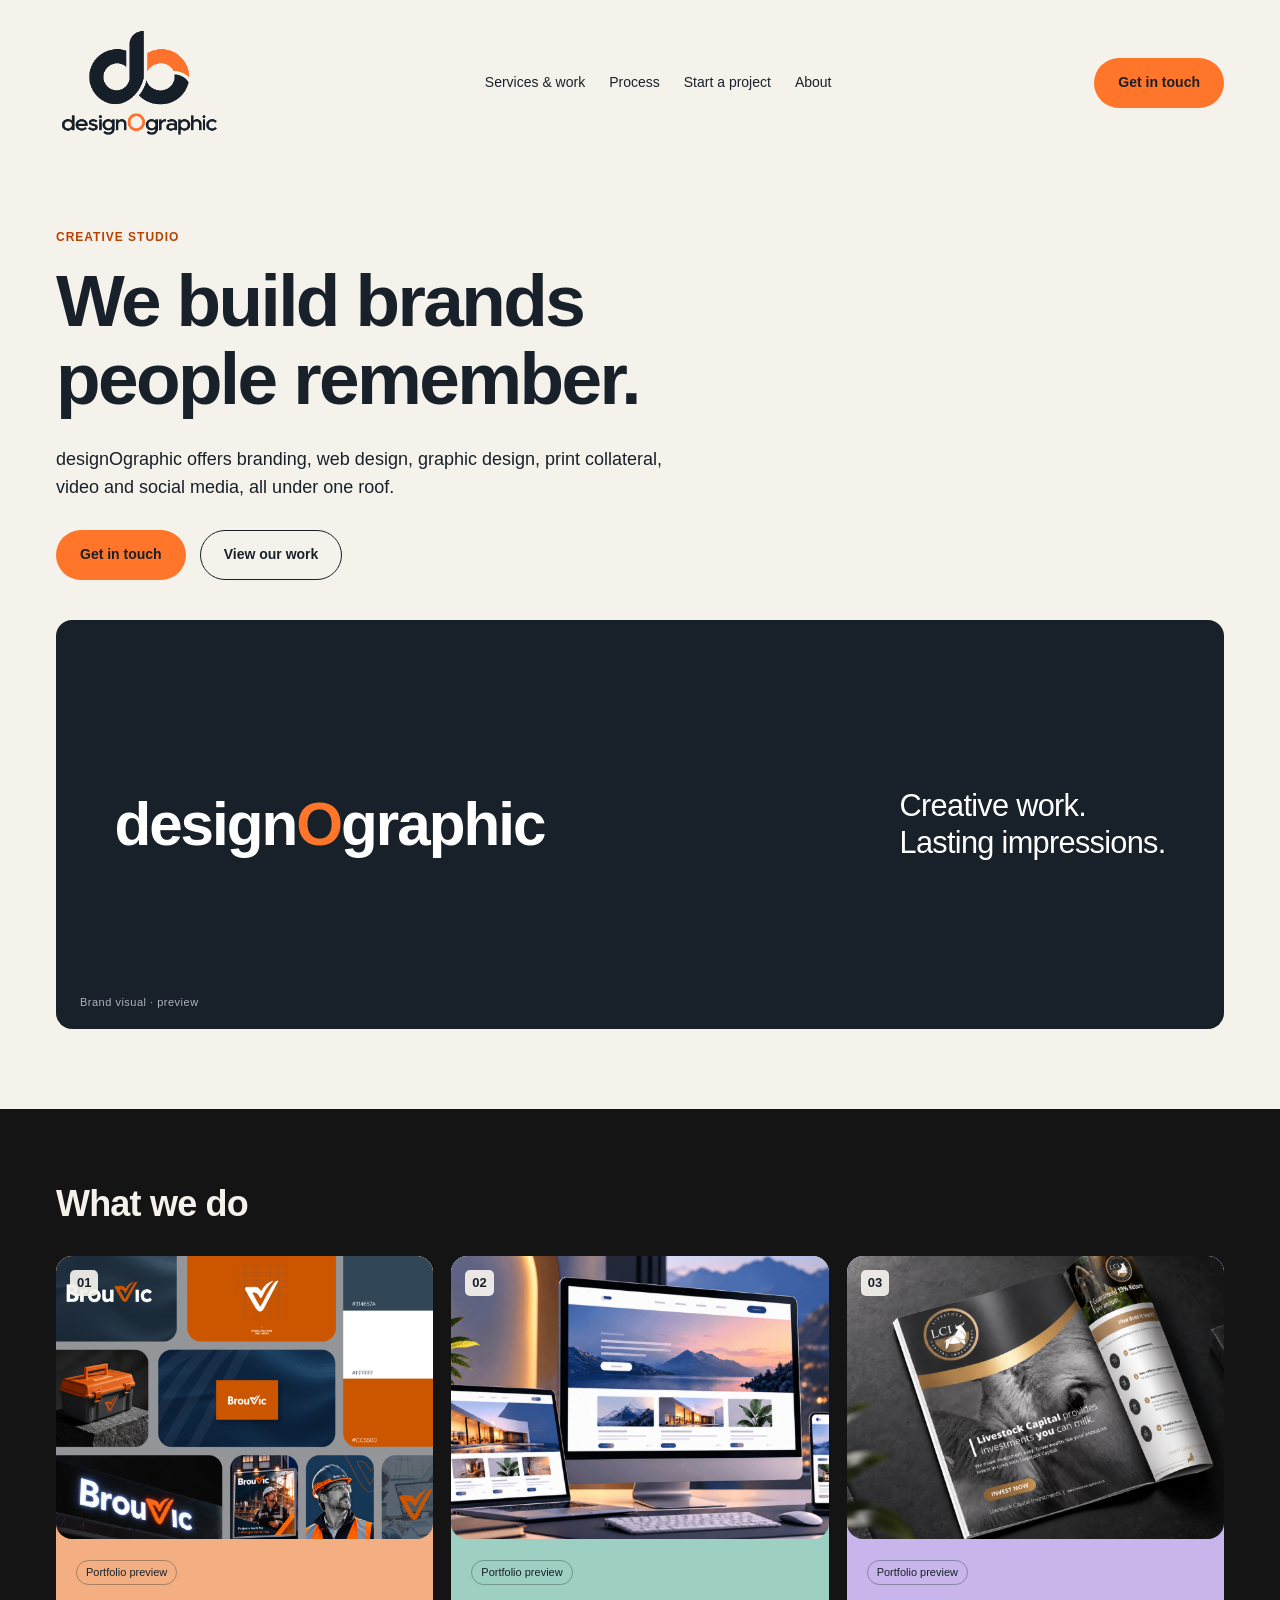
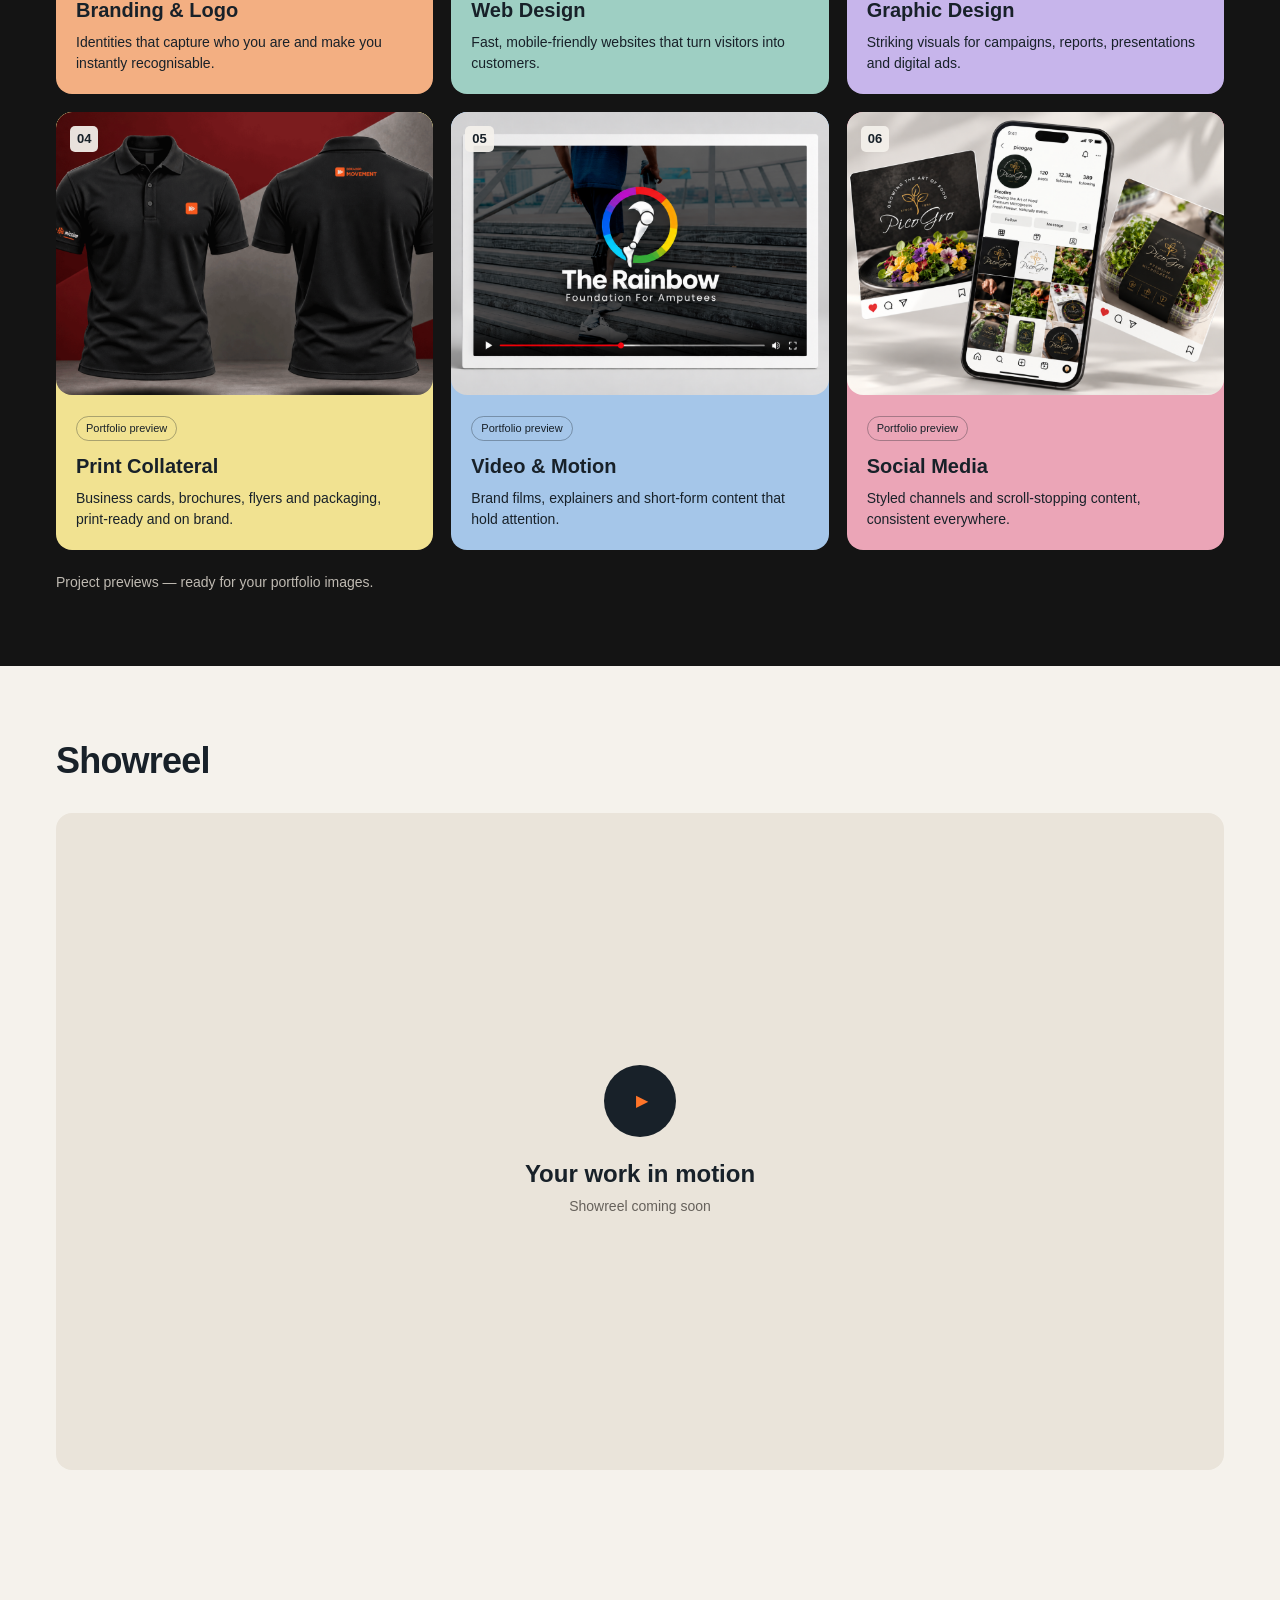
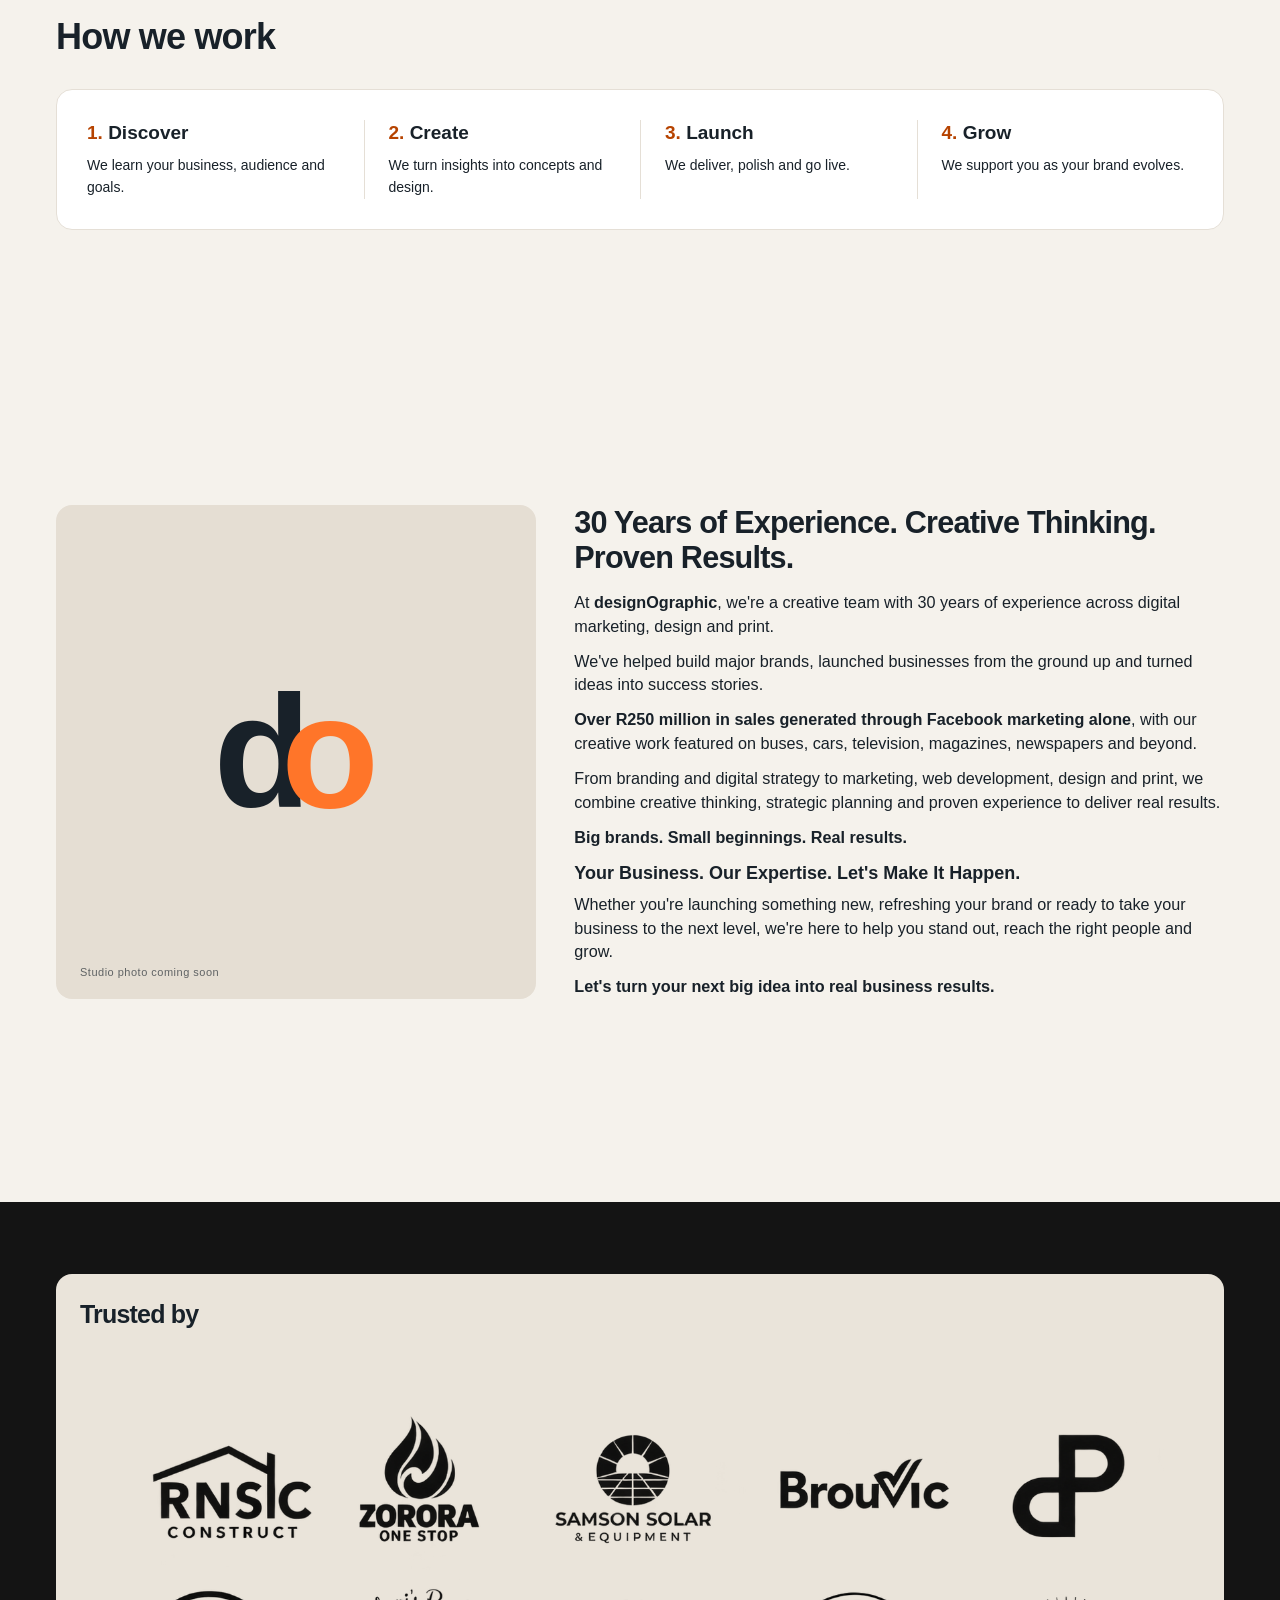
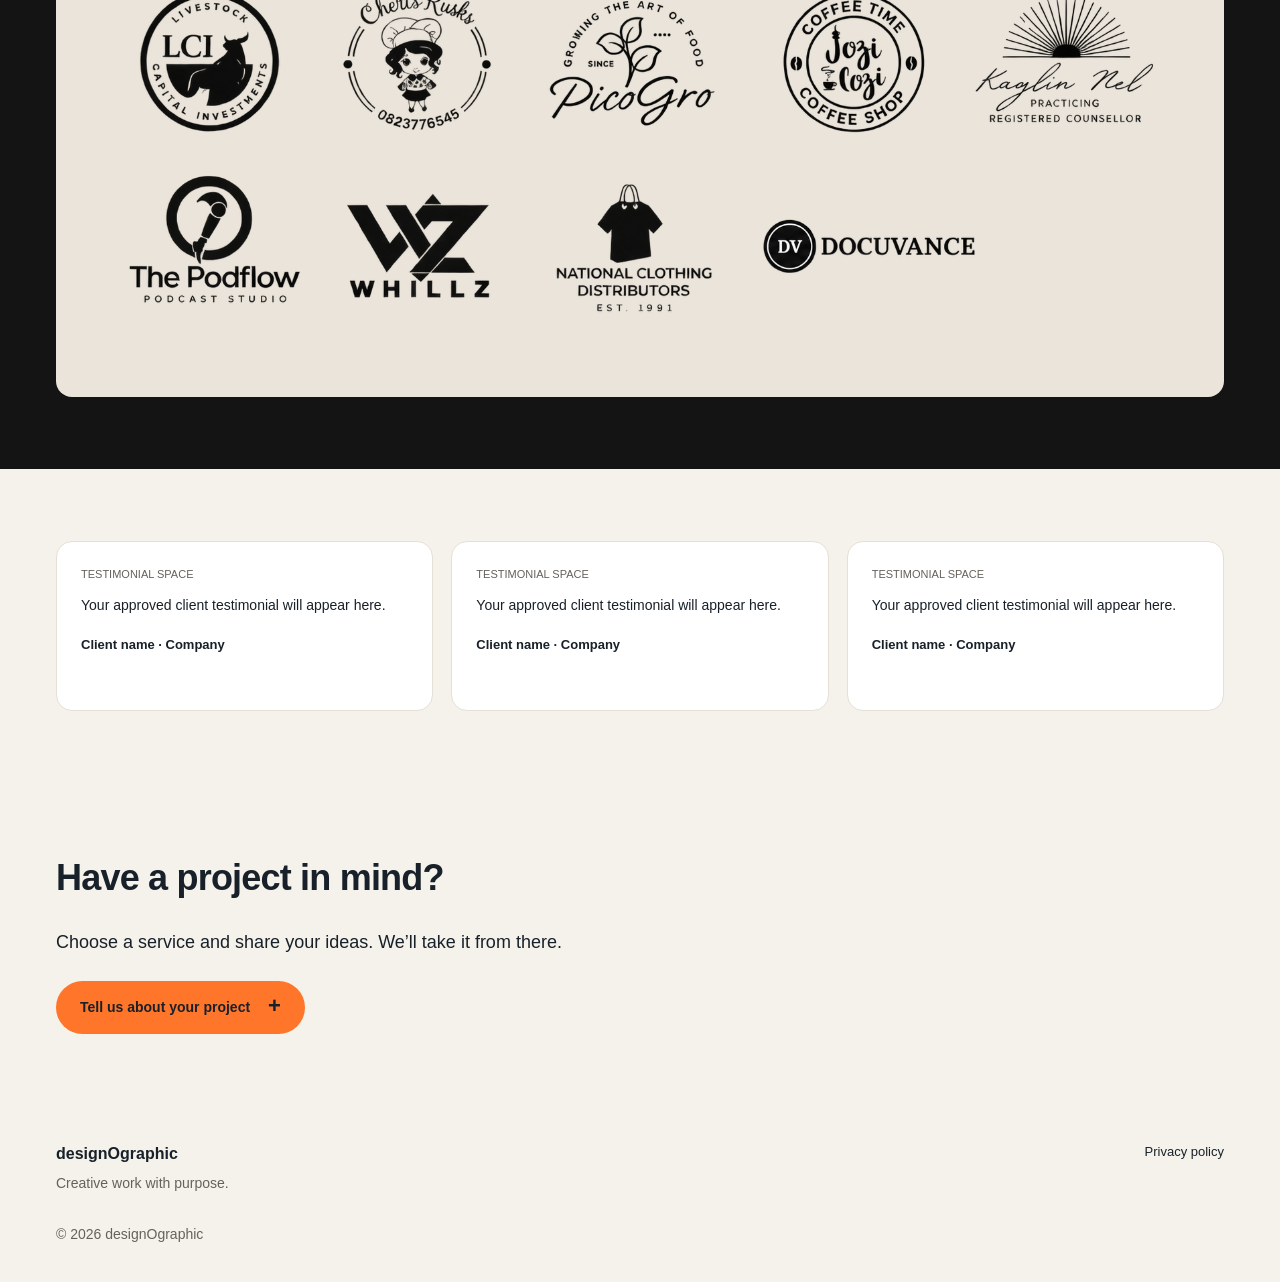
<file: index.html>
<!doctype html>
<html lang="en">
<head>
  <meta charset="utf-8">
  <meta name="viewport" content="width=device-width, initial-scale=1">
  <meta name="description" content="designOgraphic — branding, web design, graphic design, print, video and social media.">
  <meta name="theme-color" content="#ff7529">
  <title>designOgraphic | Creative studio</title>
  <link rel="icon" href="assets/logo-transparent.svg">
  <link rel="stylesheet" href="styles.css">
  <script src="content.js" defer></script>
  <script src="app.js" defer></script>
</head>
<body>
  <a class="skip" href="#main">Skip to content</a>
  <header class="container header">
    <a class="brand" href="#" aria-label="designOgraphic home"><img src="assets/logo-transparent.svg" alt="designOgraphic"></a>
    <button class="menu-toggle" aria-expanded="false" aria-controls="navigation">Menu <span aria-hidden="true">☰</span></button>
    <nav id="navigation" aria-label="Main navigation"><a href="#work">Services &amp; work</a><a href="#process">Process</a><a href="#contact">Start a project</a><a href="#about">About</a></nav>
    <a class="button header-contact" href="#contact">Get in touch</a>
  </header>
  <main id="main">
    <section class="container hero">
      <p class="eyebrow">CREATIVE STUDIO <span id="city"></span></p>
      <h1>We build brands<br>people remember.</h1>
      <p class="intro">designOgraphic offers branding, web design, graphic design, print collateral, video and social media, all under one roof.</p>
      <div class="actions"><a class="button" href="#contact">Get in touch</a><a class="button outline" href="#work">View our work</a></div>
      <div class="hero-visual" id="hero-visual" aria-label="Brand visual"><div class="visual-type" aria-hidden="true"><span>design<span class="orange">O</span>graphic</span><span class="visual-line">Creative work.<br>Lasting impressions.</span></div><span class="asset-note">Brand visual · preview</span></div>
    </section>
    <section class="work section" id="work"><div class="container"><h2>What we do</h2><div class="grid" id="work-grid"></div><p class="muted">Project previews — ready for your portfolio images.</p></div></section>
    <section class="container section" id="showreel"><h2>Showreel</h2><div class="reel-frame" id="reel-frame"><span class="play-symbol" aria-hidden="true">▶</span><p>Your work in motion</p><span>Showreel coming soon</span></div></section>
    <section class="container section" id="process"><h2>How we work</h2><ol class="process-panel"><li><h3>Discover</h3><p>We learn your business, audience and goals.</p></li><li><h3>Create</h3><p>We turn insights into concepts and design.</p></li><li><h3>Launch</h3><p>We deliver, polish and go live.</p></li><li><h3>Grow</h3><p>We support you as your brand evolves.</p></li></ol></section>
    <section class="container section about" id="about">
      <div class="founder" id="founder"><span class="monogram" aria-hidden="true">d<span>o</span></span><span class="asset-note">Studio photo coming soon</span></div>
      <div>
        <h2>30 Years of Experience. Creative Thinking. Proven Results.</h2>
        <p id="about-copy">At <strong>designOgraphic</strong>, we're a creative team with 30 years of experience across digital marketing, design and print.</p>
        <p>We've helped build major brands, launched businesses from the ground up and turned ideas into success stories.</p>
        <p><strong>Over R250 million in sales generated through Facebook marketing alone</strong>, with our creative work featured on buses, cars, television, magazines, newspapers and beyond.</p>
        <p>From branding and digital strategy to marketing, web development, design and print, we combine creative thinking, strategic planning and proven experience to deliver real results.</p>
        <p><strong>Big brands. Small beginnings. Real results.</strong></p>
        <h3>Your Business. Our Expertise. Let's Make It Happen.</h3>
        <p>Whether you're launching something new, refreshing your brand or ready to take your business to the next level, we're here to help you stand out, reach the right people and grow.</p>
        <p><strong>Let's turn your next big idea into real business results.</strong></p>
      </div>
    </section>
    <section class="section proof" id="proof">
      <div class="trusted-panel"><h2 class="small-heading">Trusted by</h2><div class="client-grid" id="client-grid"></div><p class="muted" id="client-note">Client logos will be added here.</p></div>
    </section>
    <section class="container section testimonials-section" aria-label="Client testimonials"><div class="grid testimonials" id="testimonial-grid"></div></section>
    <section class="container section enquiry" id="contact">
      <h2>Have a project in mind?</h2>
      <p class="intro">Choose a service and share your ideas. We’ll take it from there.</p>
      <details class="enquiry-disclosure" id="project-enquiry">
      <summary class="button">Tell us about your project <span class="disclosure-icon" aria-hidden="true"></span></summary>
      <form id="project-form" class="enquiry-panel">
        <div class="form-grid">
          <div class="field"><label for="client-name">Client name <span aria-hidden="true">*</span></label><input id="client-name" name="clientName" type="text" autocomplete="name" required maxlength="120"></div>
          <div class="field"><label for="client-phone">Contact number <span aria-hidden="true">*</span></label><input id="client-phone" name="phone" type="tel" autocomplete="tel" required maxlength="40"></div>
          <div class="field"><label for="client-email">Email address <span aria-hidden="true">*</span></label><input id="client-email" name="email" type="email" autocomplete="email" required maxlength="254"></div>
          <div class="field"><label for="project-service">Service <span aria-hidden="true">*</span></label><select id="project-service" name="service" required><option value="" disabled selected>Select a service</option><option>Branding &amp; Logo</option><option>Web Design</option><option>Graphic Design</option><option>Print Collateral</option><option>Video &amp; Motion</option><option>Social Media</option></select></div>
          <div class="field"><label for="project-date">Requested completion date <span aria-hidden="true">*</span></label><input id="project-date" name="deadline" type="date" required aria-describedby="date-hint"><small id="date-hint">We’ll confirm availability before agreeing to a deadline.</small></div>
          <div class="field field-full"><label for="project-details">Tell us more about your project <span aria-hidden="true">*</span></label><textarea id="project-details" name="details" rows="5" maxlength="2500" placeholder="Your ideas, goals, deliverables and anything else we should know…" required></textarea></div>
        </div>
        <p class="form-privacy">We use your details to respond to your enquiry. Read our <a href="privacy.html">privacy policy</a>. Please leave out sensitive personal information.</p>
        <p class="form-preview" id="form-preview">Preview: the receiving email address is a dummy and has not been confirmed.</p>
        <button class="button" type="submit">Prepare enquiry email</button>
        <p class="form-help">This opens your email app with the details filled in. Review the email and send it there.</p>
        <p id="form-status" class="form-status" role="status" aria-live="polite"></p>
        <div id="email-fallback" hidden><p class="form-help">If your email app did not open, copy your enquiry and paste it into a new email to <span id="form-recipient"></span>.</p><label for="enquiry-copy">Your enquiry</label><textarea id="enquiry-copy" rows="8" readonly></textarea><button type="button" class="button outline" id="copy-enquiry">Copy enquiry</button></div>
      </form>
      </details>
    </section>
  </main>
  <footer class="container footer"><div><strong>designOgraphic</strong><p>Creative work with purpose.</p></div><div class="footer-links" id="social-links"><a href="privacy.html">Privacy policy</a></div><p class="copyright">© <span id="year"></span> designOgraphic</p></footer>
</body>
</html>
</file>
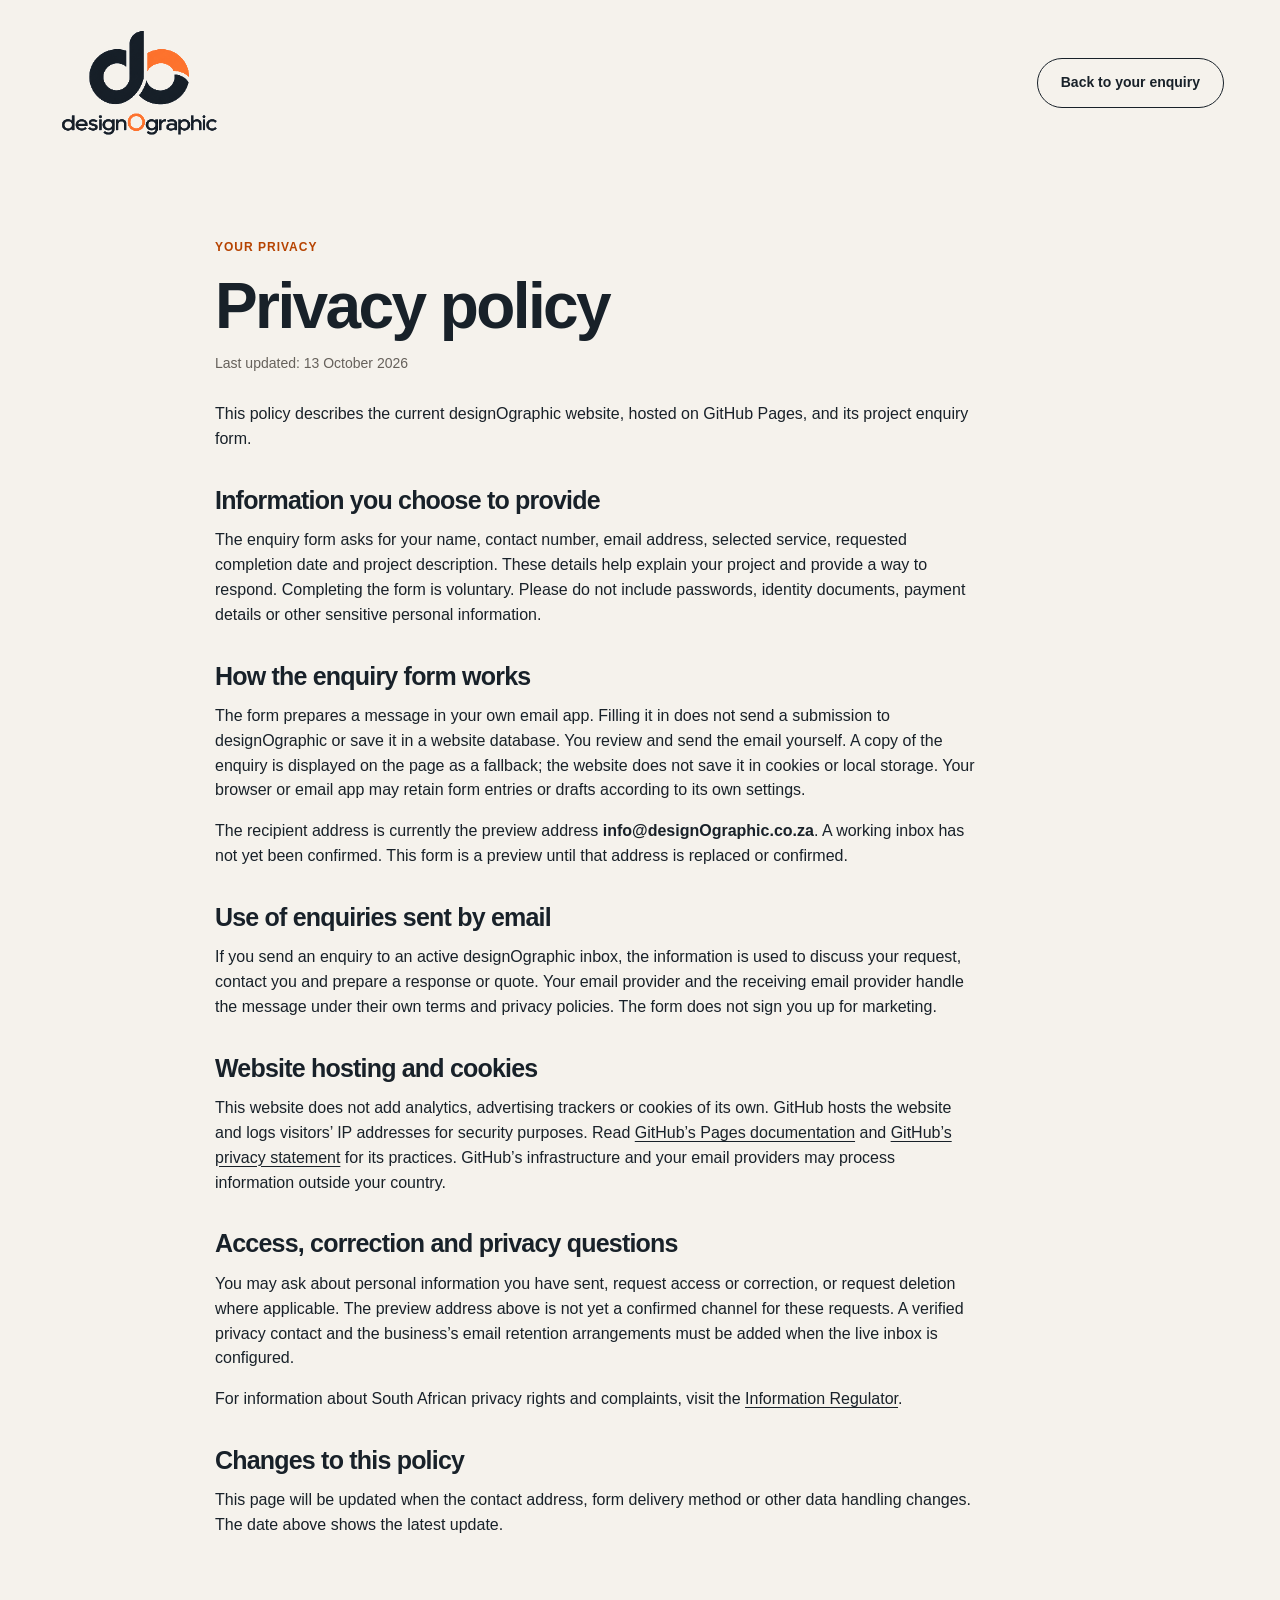
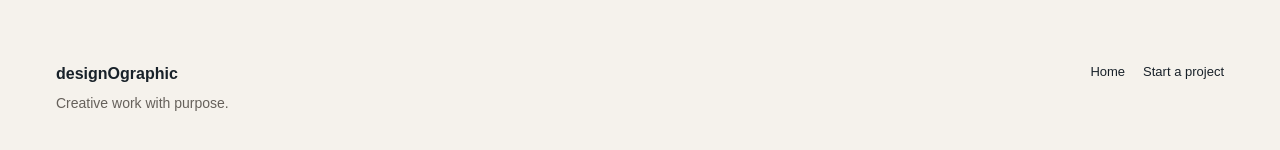
<file: privacy.html>
<!doctype html>
<html lang="en"><head><meta charset="utf-8"><meta name="viewport" content="width=device-width, initial-scale=1"><meta name="description" content="How the designOgraphic website handles your project enquiry and visitor information."><title>Privacy policy | designOgraphic</title><link rel="icon" href="assets/logo-transparent.svg"><link rel="stylesheet" href="styles.css"></head>
<body><a class="skip" href="#main">Skip to content</a><header class="container header"><a class="brand" href="index.html" aria-label="designOgraphic home"><img src="assets/logo-transparent.svg" alt="designOgraphic"></a><a class="button outline" href="index.html#contact">Back to your enquiry</a></header>
<main id="main" class="container section policy"><p class="eyebrow">YOUR PRIVACY</p><h1>Privacy policy</h1><p class="muted">Last updated: 13 October 2026</p>
<p>This policy describes the current designOgraphic website, hosted on GitHub Pages, and its project enquiry form.</p>
<h2>Information you choose to provide</h2><p>The enquiry form asks for your name, contact number, email address, selected service, requested completion date and project description. These details help explain your project and provide a way to respond. Completing the form is voluntary. Please do not include passwords, identity documents, payment details or other sensitive personal information.</p>
<h2>How the enquiry form works</h2><p>The form prepares a message in your own email app. Filling it in does not send a submission to designOgraphic or save it in a website database. You review and send the email yourself. A copy of the enquiry is displayed on the page as a fallback; the website does not save it in cookies or local storage. Your browser or email app may retain form entries or drafts according to its own settings.</p><p>The recipient address is currently the preview address <strong>info@designOgraphic.co.za</strong>. A working inbox has not yet been confirmed. This form is a preview until that address is replaced or confirmed.</p>
<h2>Use of enquiries sent by email</h2><p>If you send an enquiry to an active designOgraphic inbox, the information is used to discuss your request, contact you and prepare a response or quote. Your email provider and the receiving email provider handle the message under their own terms and privacy policies. The form does not sign you up for marketing.</p>
<h2>Website hosting and cookies</h2><p>This website does not add analytics, advertising trackers or cookies of its own. GitHub hosts the website and logs visitors’ IP addresses for security purposes. Read <a href="https://docs.github.com/en/pages/getting-started-with-github-pages/what-is-github-pages">GitHub’s Pages documentation</a> and <a href="https://docs.github.com/en/site-policy/privacy-policies/github-general-privacy-statement">GitHub’s privacy statement</a> for its practices. GitHub’s infrastructure and your email providers may process information outside your country.</p>
<h2>Access, correction and privacy questions</h2><p>You may ask about personal information you have sent, request access or correction, or request deletion where applicable. The preview address above is not yet a confirmed channel for these requests. A verified privacy contact and the business’s email retention arrangements must be added when the live inbox is configured.</p><p>For information about South African privacy rights and complaints, visit the <a href="https://inforegulator.org.za/">Information Regulator</a>.</p>
<h2>Changes to this policy</h2><p>This page will be updated when the contact address, form delivery method or other data handling changes. The date above shows the latest update.</p>
</main><footer class="container footer"><div><strong>designOgraphic</strong><p>Creative work with purpose.</p></div><div class="footer-links"><a href="index.html">Home</a><a href="index.html#contact">Start a project</a></div></footer></body></html>
</file>
<file: styles.css>
:root{--paper:#f5f2ec;--ink:#182129;--orange:#ff7529;--border:#e5dfd6;--muted:#66615b;--radius:16px}*{box-sizing:border-box}html{scroll-behavior:smooth;scroll-padding-top:24px}body{margin:0;background:var(--paper);color:var(--ink);font:16px/1.55 Arial,Helvetica,sans-serif}a{color:inherit}button{font:inherit}a:focus-visible,button:focus-visible{outline:3px solid #2267bc;outline-offset:5px}.container{width:calc(100% - 112px);max-width:1200px;margin-inline:auto}.header{display:flex;align-items:center;justify-content:space-between;gap:30px;padding-block:28px}.brand{position:relative;display:block;overflow:hidden;width:166px;aspect-ratio:1014/669;background:white;border-radius:8px;flex-shrink:0}.brand img{position:absolute;width:123.67%;height:auto;max-width:none;left:-11.83%;top:-44.1%}.header nav{display:flex;gap:24px}.header nav a{text-decoration:none;font-size:14px}.header nav a:hover{color:#b64300}.button{display:inline-flex;align-items:center;justify-content:center;padding:13px 23px;border-radius:99px;background:var(--orange);color:var(--ink);font-size:14px;font-weight:700;text-decoration:none;border:1.5px solid transparent;transition:transform .2s,background .2s}.button:hover{background:#ff8e50;transform:translateY(-2px)}.button.outline{border-color:var(--ink);background:transparent}.button.white{background:white}.menu-toggle{display:none}.hero{padding-top:62px}.eyebrow{font-size:12px;font-weight:700;letter-spacing:1px;color:#b64300;margin:0 0 16px}h1{font-size:clamp(42px,5.7vw,80px);line-height:1.07;letter-spacing:-2.6px;max-width:1040px;margin:0 0 28px}h2{font-size:36px;line-height:1.3;letter-spacing:-.8px;margin:0 0 28px}h3{font-size:19px;line-height:1.35;margin:12px 0 8px}p{margin:0 0 16px}.intro{font-size:18px;max-width:630px}.actions{display:flex;gap:14px;flex-wrap:wrap;margin-top:28px}.hero-visual{margin-top:40px;aspect-ratio:2.85;border-radius:var(--radius);background:var(--ink);color:white;position:relative;overflow:hidden;display:flex;align-items:center;padding:5%}.visual-type{width:100%;display:flex;align-items:center;justify-content:space-between;gap:30px}.visual-type>span:first-child{font-size:clamp(26px,4.7vw,66px);font-weight:700;letter-spacing:-2px}.orange{color:var(--orange)}.visual-line{font-size:clamp(18px,2.4vw,32px);line-height:1.2;letter-spacing:-.7px}.asset-note{position:absolute;bottom:18px;left:24px;font-size:11px;letter-spacing:.5px;opacity:.65}.section{padding-block:72px}.grid{display:grid;grid-template-columns:repeat(3,minmax(0,1fr));gap:18px}.card{background:white;border:1px solid var(--border);border-radius:var(--radius);padding:24px;min-height:158px}.card p{font-size:14px;margin:0}.service-top{color:#b64300;font-size:13px;font-weight:700;display:flex;align-items:center;gap:12px}.service-icon{width:23px;height:23px;stroke:currentColor;fill:none;stroke-width:1.6}.work{background:#141414;color:var(--paper)}.project{position:relative;aspect-ratio:4/3;border-radius:var(--radius);overflow:hidden;color:#182129;padding:20px;display:flex;flex-direction:column;justify-content:flex-end;background:var(--cover)}.project img{position:absolute;inset:0;width:100%;height:100%;object-fit:cover}.project.has-image{color:white}.project.has-image:after{content:'';position:absolute;inset:35% 0 0;background:linear-gradient(transparent,#000b)}.project h3,.project p,.project .sample{position:relative;z-index:1}.project h3{font-size:16px;margin:10px 0 2px}.project p{font-size:14px;margin:0}.project .sample{font-size:11px;align-self:flex-start;border:1px solid #18212955;border-radius:40px;padding:3px 9px}.project .shape{position:absolute;left:25%;top:8%;width:45%;aspect-ratio:1;border:20px solid #ffffff65;border-radius:50%;transform:rotate(-20deg)}.project:nth-child(2n) .shape{border-radius:14px;transform:rotate(-20deg)}.muted{color:var(--muted);font-size:14px;margin-top:22px;margin-bottom:0}.work .muted{color:#bfbab2}.reel-frame{aspect-ratio:16/9;background:#eae4da;border-radius:var(--radius);display:flex;align-items:center;justify-content:center;flex-direction:column;overflow:hidden}.play-symbol{width:72px;height:72px;display:grid;place-items:center;background:var(--ink);color:var(--orange);border-radius:50%;padding-left:4px;margin-bottom:18px}.reel-frame p{font-size:24px;font-weight:700;margin-bottom:4px}.reel-frame>span:last-child{font-size:14px;color:var(--muted)}.reel-frame video{width:100%;height:100%;object-fit:contain}.about{display:grid;grid-template-columns:1fr 1fr;align-items:center;gap:38px}.about p{font-size:18px}.founder{aspect-ratio:1;background:#e5ded3;border-radius:var(--radius);position:relative;display:grid;place-items:center;overflow:hidden}.founder img{width:100%;height:100%;object-fit:cover}.monogram{font-size:160px;letter-spacing:-30px;font-weight:700;line-height:1;padding-right:30px}.monogram span{color:var(--orange)}.small-heading{font-size:25px}.client-grid{display:grid;grid-template-columns:repeat(6,1fr);gap:14px}.client-placeholder{border:1px dashed #9e9384;border-radius:12px;min-height:75px;display:grid;place-items:center;color:var(--muted);font-size:12px}.client-grid img{width:100%;height:75px;object-fit:contain;padding:14px}.testimonials{margin-top:48px}.testimonials blockquote{margin:0 0 16px;font-size:14px}.testimonials .card{min-height:170px}.testimonials .preview-label{font-size:11px;color:var(--muted);display:block;margin-bottom:12px}.testimonials cite{font-style:normal;font-size:13px;font-weight:700}.pricing-panel{background:white;border:1px solid var(--border);border-radius:var(--radius);padding:24px;margin-top:28px}.price-row{display:flex;justify-content:space-between;gap:12px;border-top:1px solid var(--border);padding-block:12px;font-size:13px}.price-row span{white-space:nowrap}.pricing-panel>.button{margin-top:20px}.contact{background:var(--orange);text-align:center}.contact h2{max-width:900px;margin:0 auto 20px;font-size:clamp(36px,4.2vw,58px);line-height:1.1}.contact p{max-width:480px;margin:0 auto 28px;font-size:18px}.contact .contact-note{font-size:12px;margin-top:20px;margin-bottom:0}.footer{display:flex;align-items:flex-start;justify-content:space-between;gap:24px;flex-wrap:wrap;padding-block:36px}.footer p{color:var(--muted);font-size:14px;margin:6px 0 0}.footer-links{display:flex;gap:18px;font-size:13px}.footer-links a{text-decoration:none}.copyright{width:100%}.skip{position:absolute;top:-100px;left:12px;background:white;padding:12px;z-index:10}.skip:focus{top:12px}.media-image{width:100%;height:100%;object-fit:cover;position:absolute;inset:0}
@media(min-width:1400px){h1{font-size:80px}}@media(max-width:1000px){.container{width:calc(100% - 64px)}.header{gap:20px}.header nav{gap:14px}.brand{width:135px}.header-contact{padding-inline:17px}.visual-type{gap:20px}.visual-line{font-size:24px}.client-grid{grid-template-columns:repeat(3,1fr)}}
@media(max-width:760px){.container{width:calc(100% - 40px)}.header{padding-block:16px;flex-wrap:wrap}.brand{width:122px}.menu-toggle{display:flex;align-items:center;gap:14px;background:transparent;border:1px solid var(--border);border-radius:40px;padding:9px 15px}.header-contact{display:none}.header nav{display:none;order:3;width:100%;flex-direction:column;gap:0;border-top:1px solid var(--border)}.header nav.open{display:flex}.header nav a{padding:12px 0;font-size:16px}.hero{padding-top:40px}h1{font-size:clamp(39px,8.5vw,62px);letter-spacing:-1.6px}h2{font-size:29px}.intro{font-size:17px}.hero-visual{aspect-ratio:4/5;padding:28px}.visual-type{flex-direction:column;align-items:flex-start;gap:70px}.visual-type>span:first-child{font-size:clamp(24px,6.8vw,42px);letter-spacing:-1px}.visual-line{font-size:36px}.section{padding-block:48px}.grid{grid-template-columns:repeat(2,minmax(0,1fr));gap:14px}.card{padding:20px}.about{grid-template-columns:1fr;gap:28px}.about p{font-size:17px}.client-grid{gap:10px}.price-row{font-size:12px;flex-wrap:wrap}.contact h2{font-size:38px}.footer-links{flex-wrap:wrap}.reel-frame p{font-size:20px}.play-symbol{width:52px;height:52px;margin-bottom:12px}}
@media(max-width:480px){.grid{grid-template-columns:1fr}.project{aspect-ratio:4/3}.client-grid{grid-template-columns:repeat(2,1fr)}.card{min-height:145px}.pricing-panel .grid{gap:0}.price-row{font-size:14px}.contact h2{font-size:34px}.contact .button{font-size:13px;padding-inline:16px}.reel-frame p{font-size:18px}.reel-frame>span:last-child{font-size:12px}}
@media(prefers-reduced-motion:reduce){html{scroll-behavior:auto}.button{transition:none}.button:hover{transform:none}}
.brand{background:transparent;aspect-ratio:1014/669}.brand img{position:static;width:100%;height:100%;object-fit:contain}
.process-panel{display:grid;grid-template-columns:repeat(4,minmax(0,1fr));gap:0;margin:0;padding:30px;background:white;border:1px solid var(--border);border-radius:var(--radius);list-style:none;counter-reset:process}.process-panel li{counter-increment:process;padding:0 24px;border-left:1px solid var(--border)}.process-panel li:first-child{padding-left:0;border-left:0}.process-panel li:last-child{padding-right:0}.process-panel h3{margin:0 0 10px;font-size:19px}.process-panel h3:before{content:counter(process) '. ';color:#b64300}.process-panel p{font-size:14px;margin:0}
.enquiry-panel{margin-top:30px;padding:32px;background:white;border:1px solid var(--border);border-radius:var(--radius)}.form-grid{display:grid;grid-template-columns:1fr 1fr;gap:24px}.field{display:flex;flex-direction:column;gap:8px}.field-full{grid-column:1/-1}.field label,#email-fallback>label{font-size:14px;font-weight:700}.field label span{color:#b64300}input,select,textarea{width:100%;min-width:0;background:#fbfaf7;border:1px solid #a49b90;border-radius:8px;padding:12px 14px;color:var(--ink);font:16px/1.5 Arial,Helvetica,sans-serif}input,select{min-height:49px}textarea{resize:vertical}input:focus-visible,select:focus-visible,textarea:focus-visible{outline:3px solid #2267bc;outline-offset:2px}.field small{color:var(--muted);font-size:12px}.form-privacy{font-size:13px;color:var(--muted);margin:24px 0 16px;max-width:760px}.form-preview{font-size:13px;color:#843500;background:#fff1e6;border-radius:8px;padding:12px 14px;margin-bottom:20px}.form-help{color:var(--muted);font-size:13px;margin:12px 0 0}.form-status{font-size:14px;margin:16px 0 0}.form-status:empty{display:none}.enquiry-panel button{cursor:pointer}.enquiry-panel .button{font:700 14px/1.5 Arial,Helvetica,sans-serif}#email-fallback{margin-top:24px;padding-top:24px;border-top:1px solid var(--border)}#email-fallback .form-help{margin:0 0 16px}#email-fallback>label{display:block;margin-bottom:8px}#email-fallback .button{margin-top:12px}.policy{max-width:850px}.policy h1{font-size:clamp(38px,6vw,64px);margin-bottom:12px}.policy>.muted{margin:0 0 28px}.policy h2{font-size:25px;margin:32px 0 12px}.policy p{max-width:760px}.policy a,.form-privacy a{text-underline-offset:3px}
@media(max-width:760px){.process-panel{grid-template-columns:1fr;padding:24px}.process-panel li,.process-panel li:first-child,.process-panel li:last-child{padding:20px 0;border-left:0;border-top:1px solid var(--border)}.process-panel li:first-child{padding-top:0;border-top:0}.process-panel li:last-child{padding-bottom:0}.enquiry-panel{padding:24px}.form-grid{grid-template-columns:1fr;gap:20px}.field-full{grid-column:auto}}
.client-grid{grid-template-columns:repeat(12,minmax(0,1fr));grid-template-rows:150px 150px 140px;gap:10px;max-width:760px;margin-inline:auto;padding:22px;background:#fae8d9;border-radius:24px}.client-tile{margin:0;min-width:0;min-height:0;padding:14px;background:#3a3a3a;border-radius:12px;display:flex;flex-direction:column;align-items:center;justify-content:center;gap:8px;box-shadow:0 2px 6px #78401912;overflow:hidden}.client-tile:nth-child(1){grid-column:1/5;grid-row:1}.client-tile:nth-child(2){grid-column:5/10;grid-row:1}.client-tile:nth-child(3){grid-column:10/13;grid-row:1/3}.client-tile:nth-child(4){grid-column:1/4;grid-row:2}.client-tile:nth-child(5){grid-column:4/10;grid-row:2}.client-tile:nth-child(6){grid-column:1/13;grid-row:3}.client-grid .client-tile img{display:block;width:100%;height:90px;min-height:0;object-fit:contain;padding:0;filter:drop-shadow(0 0 1px #182129) drop-shadow(0 1px 1px #18212980)}.client-grid .client-tile:nth-child(3) img{height:175px}.client-grid .client-tile:nth-child(6) img{height:80px;max-width:360px}.client-tile figcaption{text-align:center;color:#f5f2ec;font-size:11px;line-height:1.35;flex-shrink:0;display:flex;align-items:center;justify-content:center}
.enquiry-disclosure{margin-top:24px}.enquiry-disclosure>summary{width:fit-content;list-style:none;cursor:pointer;gap:18px}.enquiry-disclosure>summary::-webkit-details-marker{display:none}.enquiry-disclosure>summary:focus-visible{outline:3px solid #2267bc;outline-offset:5px}.disclosure-icon::before{content:'+';font-size:22px;line-height:1}.enquiry-disclosure[open] .disclosure-icon::before{content:'−'}.enquiry-disclosure .enquiry-panel{margin-top:24px}
@media(max-width:600px){.client-grid{grid-template-rows:120px 120px 105px;padding:12px;gap:6px;border-radius:18px}.client-tile{padding:9px 6px;gap:7px;border-radius:8px}.client-grid .client-tile img{height:65px}.client-grid .client-tile:nth-child(3) img{height:100px}.client-grid .client-tile:nth-child(6) img{height:62px;max-width:220px}.client-tile figcaption{font-size:9px}}
.project{min-height:270px;padding:24px}.project-number{position:absolute;top:20px;left:24px;z-index:1;font-size:13px;font-weight:700}.project h3{font-size:20px;margin:12px 0 8px}.project .project-description{font-size:14px;line-height:1.5}.project .shape{width:30%;left:55%;top:8%;opacity:.45}.project.has-image .sample{border-color:#ffffff80}.project.has-image:after{inset:0;background:linear-gradient(#0005,#000c)}
.hero{padding-bottom:80px}
@media(max-width:760px){.hero{padding-bottom:48px}}
.project{aspect-ratio:auto;padding:0;justify-content:flex-start}.project-visual{position:relative;width:100%;aspect-ratio:4/3;overflow:hidden;flex-shrink:0}.project-visual img{position:absolute;inset:0;width:100%;height:100%;object-fit:contain}.project-copy{position:relative;z-index:1;padding:20px;flex:1}.project .sample{display:inline-block}.project.has-image{color:var(--ink)}.project.has-image::after{display:none}.project.has-image .sample{border-color:#18212955}.project-number{background:#f5f2eced;padding:3px 7px;border-radius:5px;top:14px;left:14px}.project .shape{width:45%;left:28%;top:20%;opacity:.6}

.client-logo-collection{width:100%;max-width:1200px;margin-inline:auto}.client-logo-collection img{display:block;width:100%;height:auto;object-fit:contain}

.proof{background:#a5c6e9;border-radius:var(--radius);padding:32px;isolation:isolate}.client-logo-collection{background:#a5c6e9;border-radius:var(--radius);overflow:hidden}.client-logo-collection img{mix-blend-mode:multiply;border-radius:var(--radius)}
@media(max-width:760px){.proof{padding:24px 16px}}

.proof.section{background:#141414;color:var(--paper);border-radius:0;padding:72px 0;isolation:isolate}.trusted-panel{width:calc(100% - 112px);max-width:1200px;margin-inline:auto;padding:24px;background:#a5c6e9;color:var(--ink);border-radius:var(--radius);overflow:hidden}.trusted-panel .small-heading{margin-bottom:12px}.trusted-panel .client-logo-collection{background:transparent}.trusted-panel .client-logo-collection img{mix-blend-mode:normal}.testimonials-section .testimonials{margin-top:0}
@media(max-width:760px){.proof.section{padding:48px 0}.trusted-panel{width:calc(100% - 40px);padding:18px}.trusted-panel .small-heading{font-size:22px}}

@media(min-width:761px) and (max-width:1000px){.trusted-panel{width:calc(100% - 64px)}}

.project:first-child .project-visual{padding:7% 9%;background:#fae5d6;border-radius:32px}.project:first-child .project-visual img{position:static;display:block;width:100%;height:100%;object-fit:contain;border-radius:24px}

@media(min-width:761px){.about{align-items:stretch}.about .founder{aspect-ratio:auto}.about>div:last-child>:last-child{margin-bottom:0}}

@media(min-width:1001px){
  #about{grid-template-columns:.85fr 1.15fr;min-height:100svh;padding-block:32px;align-content:center;scroll-margin-top:0}
  #about h2{font-size:clamp(24px,3.4vh,32px);line-height:1.15;margin-bottom:clamp(10px,1.8vh,18px)}
  #about p{font-size:clamp(14px,1.8vh,17px);line-height:1.45;margin-bottom:clamp(8px,1.3vh,13px)}
  #about h3{font-size:clamp(16px,2vh,19px);line-height:1.3;margin:clamp(10px,1.4vh,14px) 0 8px}
  #about>div:last-child>:last-child{margin-bottom:0}
}

.project:nth-child(5) .project-visual{border-radius:var(--radius)}.project:nth-child(5) .project-visual img{width:122.5%;height:124%;max-width:none;left:-11.25%;top:-11.7%;object-fit:fill}

.project .project-visual{border-radius:var(--radius)}
.project:not(:first-child) .project-visual img{width:122.5%;height:124%;max-width:none;left:-11.25%;top:-11.7%;object-fit:fill}
.project:first-child .project-visual{padding:0;background:transparent;border-radius:var(--radius)}
.project:first-child .project-visual img{position:absolute;inset:0;display:block;width:100%;height:100%;object-fit:cover;border-radius:0}

.project .project-visual,.project:first-child .project-visual{border-radius:7% / 9%}

/* Overscan each image past the frame so source borders never show. */
.project .project-visual,.project:first-child .project-visual{border-radius:var(--radius);isolation:isolate;background:var(--cover)}
.project:first-child .project-visual img{width:120%;height:124%;left:-10%;top:-12%;right:auto;bottom:auto;object-fit:fill}
.project:nth-child(2) .project-visual img{width:136%;height:138%;left:-18%;top:-19%;right:auto;bottom:auto}
.project:nth-child(3) .project-visual img{width:136%;height:138%;left:-18%;top:-19%;right:auto;bottom:auto}
.project:nth-child(4) .project-visual img{width:136%;height:138%;left:-18%;top:-19%;right:auto;bottom:auto}
.project:nth-child(5) .project-visual img{width:136%;height:138%;left:-18%;top:-19%;right:auto;bottom:auto}
.project:nth-child(6) .project-visual img{width:136%;height:138%;left:-18%;top:-19%;right:auto;bottom:auto}

.trusted-panel{background:#eae4da}
</file>
